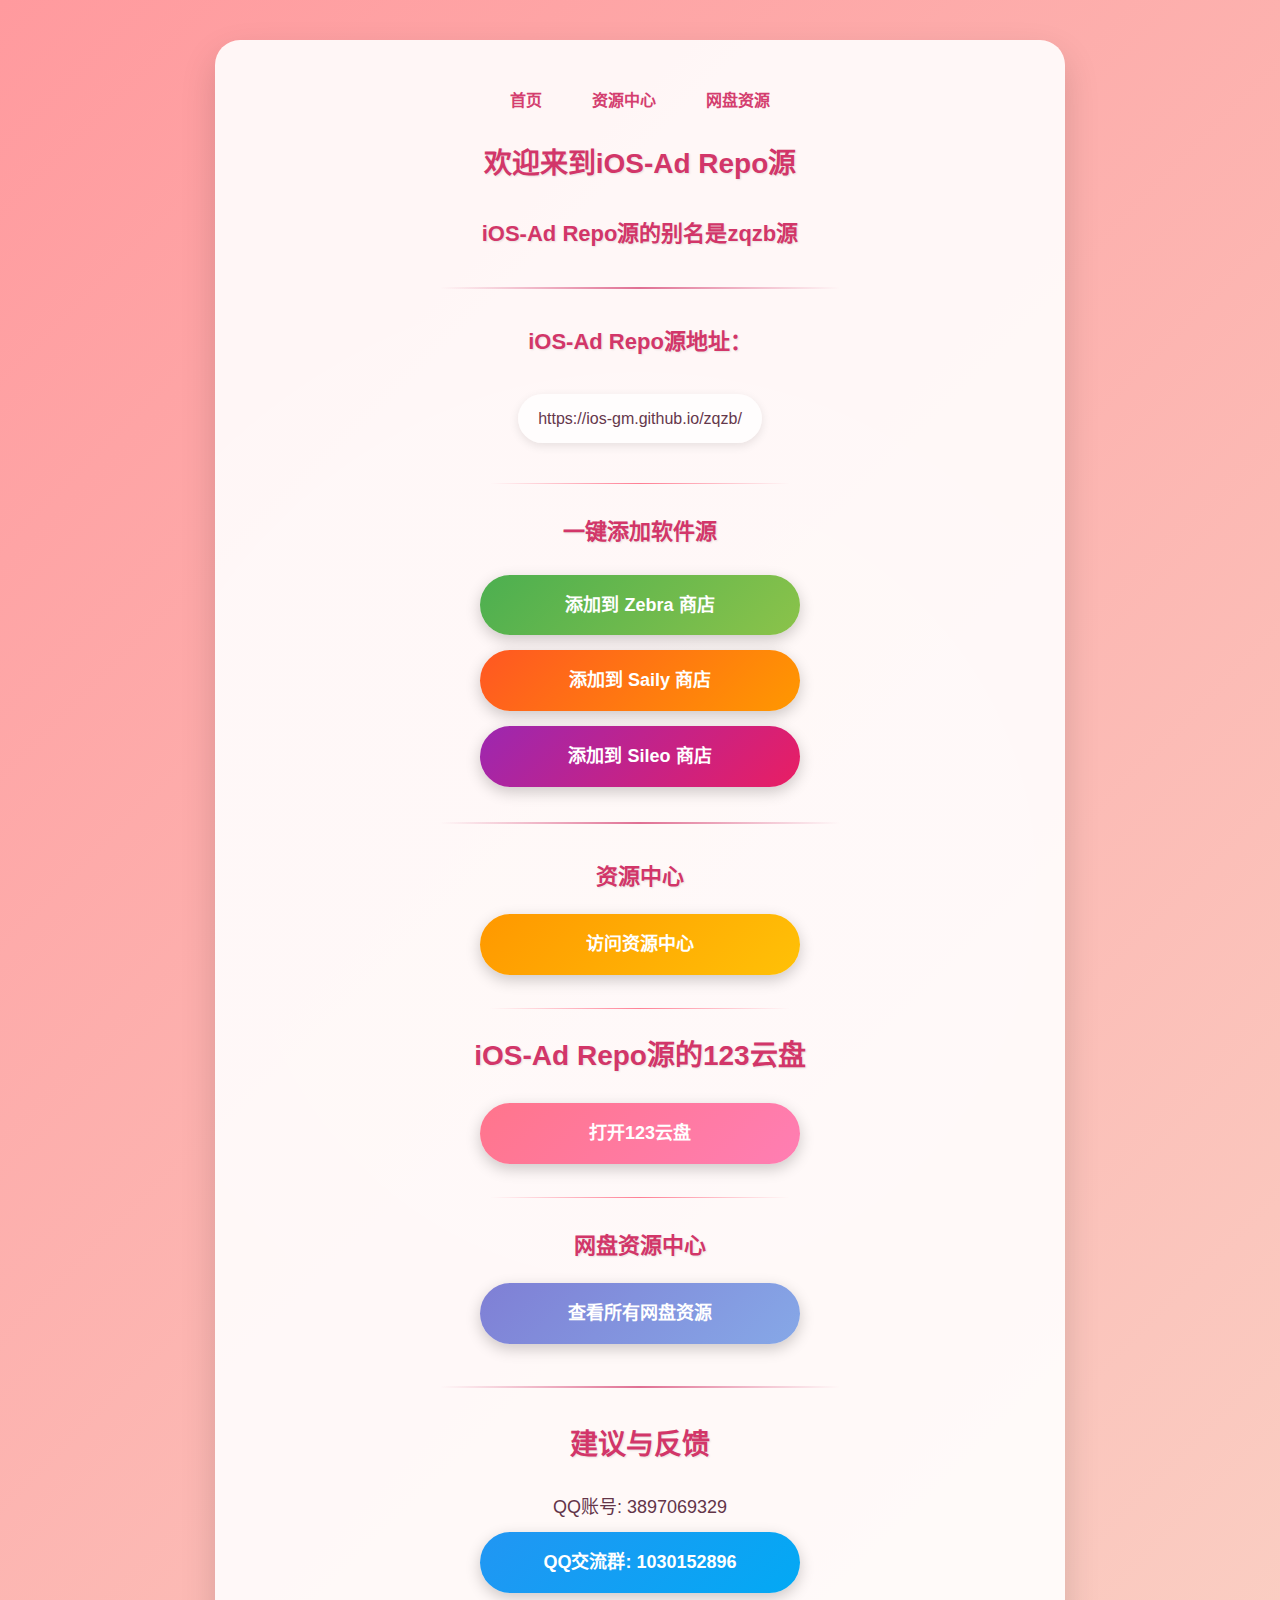
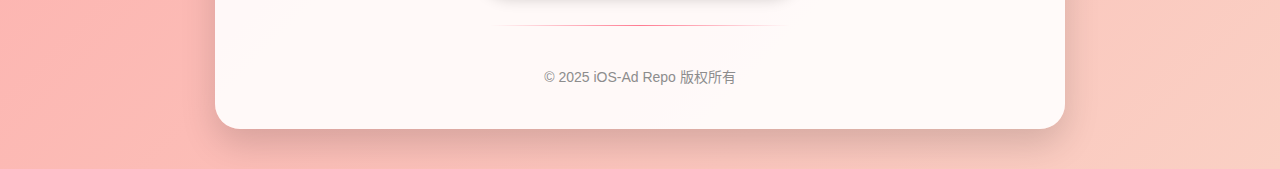
<file: index.html>
<!DOCTYPE html>
<html lang="zh-CN">
<head>
    <meta charset="UTF-8">
    <title>iOS-Ad Repo源</title>
    <meta name="viewport" content="width=device-width, initial-scale=1.0">
    <meta name="format-detection" content="telephone=no">
    <link rel="stylesheet" href="https://cdnjs.cloudflare.com/ajax/libs/animate.css/4.1.1/animate.min.css">
    <style>
        :root {
            --primary-color: #d23669;
            --secondary-color: #ff758c;
            --gradient-start: #ff9a9e;
            --gradient-end: #fad0c4;
            --zebra-color: #4CAF50;
            --saily-color: #FF5722;
            --sileo-color: #9C27B0;
            --qq-color: #2196F3;
            --cloud-color: #7f7fd5;
            --resource-color: #FF9800;
        }
        
        * {
            box-sizing: border-box;
            margin: 0;
            padding: 0;
        }
        
        body {
            font-family: 'Arial', 'PingFang SC', 'Microsoft YaHei', sans-serif;
            text-align: center;
            margin: 0;
            padding: 0;
            background: linear-gradient(135deg, var(--gradient-start) 0%, var(--gradient-end) 100%);
            min-height: 100vh;
            color: #5a2a3e;
            line-height: 1.6;
        }
        
        .container {
            max-width: 850px;
            margin: 0 auto;
            padding: 40px 30px;
            background-color: rgba(255, 255, 255, 0.9);
            border-radius: 25px;
            box-shadow: 0 15px 35px rgba(0, 0, 0, 0.15);
            margin-top: 40px;
            margin-bottom: 40px;
            position: relative;
            overflow: hidden;
            transition: all 0.5s ease;
            animation: fadeIn 0.8s ease-out;
        }
        
        .container::before {
            content: "";
            position: absolute;
            top: -50%;
            left: -50%;
            width: 200%;
            height: 200%;
            background: radial-gradient(circle, rgba(255,255,255,0.1) 0%, rgba(255,255,255,0) 70%);
            transform: rotate(30deg);
            z-index: 0;
        }
        
        h1, h2, h3 {
            color: var(--primary-color);
            margin: 20px 0;
            text-shadow: 1px 1px 2px rgba(0,0,0,0.1);
            position: relative;
            z-index: 1;
        }
        
        h1 {
            font-size: 28px;
            margin-bottom: 25px;
        }
        
        h2 {
            font-size: 22px;
            margin: 30px 0 20px;
        }
        
        h3 {
            font-size: 18px;
            color: #7a4a5a;
        }
        
        .divider {
            height: 2px;
            background: linear-gradient(to right, transparent, var(--primary-color), transparent);
            margin: 35px auto;
            width: 80%;
            max-width: 400px;
            opacity: 0.7;
        }
        
        .divider-thin {
            height: 1px;
            background: linear-gradient(to right, transparent, var(--secondary-color), transparent);
            margin: 25px auto;
            width: 70%;
            max-width: 300px;
        }
        
        .btn-group {
            display: flex;
            flex-direction: column;
            align-items: center;
            gap: 15px;
            margin: 25px 0;
        }
        
        .btn {
            display: inline-block;
            padding: 16px 35px;
            color: white;
            text-decoration: none;
            border-radius: 50px;
            font-size: 18px;
            font-weight: bold;
            width: 100%;
            max-width: 320px;
            box-shadow: 0 5px 15px rgba(0, 0, 0, 0.2);
            transition: all 0.3s cubic-bezier(0.25, 0.8, 0.25, 1);
            border: none;
            cursor: pointer;
            position: relative;
            overflow: hidden;
            z-index: 1;
            animation: fadeInUp 0.6s ease-out;
        }
        
        .btn::after {
            content: '';
            position: absolute;
            top: 0;
            left: 0;
            width: 100%;
            height: 100%;
            background: rgba(255, 255, 255, 0.1);
            z-index: -1;
            transition: opacity 0.3s ease;
            opacity: 0;
        }
        
        .btn:hover {
            transform: translateY(-3px);
            box-shadow: 0 8px 25px rgba(0, 0, 0, 0.3);
        }
        
        .btn:hover::after {
            opacity: 1;
        }
        
        .btn:active {
            transform: translateY(1px);
        }
        
        .zebra-btn {
            background: linear-gradient(135deg, var(--zebra-color), #8BC34A);
        }
        
        .saily-btn {
            background: linear-gradient(135deg, var(--saily-color), #FF9800);
        }
        
        .sileo-btn {
            background: linear-gradient(135deg, var(--sileo-color), #E91E63);
        }
        
        .qq-group-btn {
            background: linear-gradient(135deg, var(--qq-color), #03A9F4);
        }
        
        .cloud-disk-btn {
            background: linear-gradient(135deg, var(--secondary-color), #ff7eb3);
        }
        
        .cloud-btn {
            background: linear-gradient(135deg, var(--cloud-color), #86a8e7);
        }
        
        .resource-btn {
            background: linear-gradient(135deg, var(--resource-color), #FFC107);
        }
        
        .repo-url {
            background-color: rgba(255, 255, 255, 0.7);
            padding: 12px 20px;
            border-radius: 50px;
            display: inline-block;
            margin: 15px 0;
            font-size: 16px;
            box-shadow: 0 3px 10px rgba(0, 0, 0, 0.1);
            animation: fadeIn 0.8s ease-out;
            word-break: break-all;
        }
        
        .qq-number {
            color: #5a2a3e;
            font-size: 18px;
            text-decoration: none;
            margin: 10px 0;
            display: block;
            font-weight: 500;
        }
        
        .copyright {
            margin-top: 40px;
            font-size: 14px;
            color: #888;
            animation: fadeIn 1s ease-out;
        }
        
        .nav-links {
            display: flex;
            justify-content: center;
            gap: 20px;
            margin-bottom: 20px;
        }
        
        .nav-link {
            color: var(--primary-color);
            text-decoration: none;
            font-weight: bold;
            padding: 8px 15px;
            border-radius: 20px;
            transition: all 0.3s ease;
        }
        
        .nav-link:hover {
            background-color: rgba(210, 54, 105, 0.1);
        }
        
        .animate-delay-1 {
            animation-delay: 0.2s;
        }
        
        .animate-delay-2 {
            animation-delay: 0.4s;
        }
        
        .animate-delay-3 {
            animation-delay: 0.6s;
        }
        
        @keyframes fadeIn {
            from { opacity: 0; }
            to { opacity: 1; }
        }
        
        @keyframes fadeInUp {
            from { 
                opacity: 0;
                transform: translateY(20px);
            }
            to { 
                opacity: 1;
                transform: translateY(0);
            }
        }
        
        @media (max-width: 768px) {
            .container {
                margin: 20px 15px;
                padding: 30px 20px;
                border-radius: 20px;
            }
            
            h1 {
                font-size: 24px;
            }
            
            h2 {
                font-size: 20px;
            }
            
            .btn {
                padding: 14px 25px;
                font-size: 16px;
            }
            
            .repo-url {
                font-size: 14px;
                padding: 10px 15px;
            }
            
            .nav-links {
                flex-wrap: wrap;
                gap: 10px;
            }
        }
        
        @media (max-width: 480px) {
            .container {
                padding: 25px 15px;
            }
            
            h1 {
                font-size: 22px;
            }
            
            h2 {
                font-size: 18px;
            }
            
            .divider {
                margin: 25px auto;
            }
        }
    </style>
</head>
<body>
    <div class="container">
        <!-- 新增导航链接 -->
        <div class="nav-links animate__animated animate__fadeIn">
            <a href="index.html" class="nav-link">首页</a>
            <a href="resources.html" class="nav-link">资源中心</a>
            <a href="cloud.html" class="nav-link">网盘资源</a>
        </div>
        
        <h1 class="animate__animated animate__fadeIn">欢迎来到iOS-Ad Repo源</h1>
        <h2 class="animate__animated animate__fadeIn animate-delay-1">iOS-Ad Repo源的别名是zqzb源</h2>
        
        <div class="divider"></div>
        
        <h2 class="animate__animated animate__fadeIn animate-delay-1">iOS-Ad Repo源地址：</h2>
        <div class="repo-url animate__animated animate__fadeIn animate-delay-2">https://ios-gm.github.io/zqzb/</div>
        
        <div class="divider-thin"></div>
        
        <h2 class="animate__animated animate__fadeIn animate-delay-1">一键添加软件源</h2>
        <div class="btn-group">
            <a href="zbra://sources/add/https://ios-gm.github.io/zqzb/" class="btn zebra-btn animate__animated animate__fadeInUp animate-delay-2">
                添加到 Zebra 商店
            </a>
            <a href="saily://source/add/https://ios-gm.github.io/zqzb/" class="btn saily-btn animate__animated animate__fadeInUp animate-delay-3">
                添加到 Saily 商店
            </a>
            <a href="sileo://source/https://ios-gm.github.io/zqzb/" class="btn sileo-btn animate__animated animate__fadeInUp animate-delay-4">
                添加到 Sileo 商店
            </a>
        </div>
        
        <div class="divider"></div>
        
        <!-- 新增资源中心入口 -->
        <h2 class="animate__animated animate__fadeIn animate-delay-1">资源中心</h2>
        <a href="resources.html" class="btn resource-btn animate__animated animate__fadeInUp animate-delay-2">
            访问资源中心
        </a>
        
        <div class="divider-thin"></div>
        
        <h1 class="animate__animated animate__fadeIn animate-delay-1">iOS-Ad Repo源的123云盘</h1>
        <a href="https://www.123865.com/s/sg3zjv-5Dbcv" 
           class="btn cloud-disk-btn animate__animated animate__fadeInUp animate-delay-2"
           target="_blank">
            打开123云盘
        </a>
        
        <div class="divider-thin"></div>
        
        <h2 class="animate__animated animate__fadeIn animate-delay-1">网盘资源中心</h2>
        <a href="cloud.html" class="btn cloud-btn animate__animated animate__fadeInUp animate-delay-2">
            查看所有网盘资源
        </a>
        
        <div class="divider"></div>
        
        <h1 class="animate__animated animate__fadeIn animate-delay-1">建议与反馈</h1>
        <span class="qq-number animate__animated animate__fadeIn animate-delay-2">QQ账号: 3897069329</span>
        <a href="https://qm.qq.com/q/uvx4QijcEo" class="btn qq-group-btn animate__animated animate__fadeInUp animate-delay-3" target="_blank">
            QQ交流群: 1030152896
        </a>
        
        <div class="divider-thin"></div>
        
        <p class="copyright">© 2025 iOS-Ad Repo 版权所有</p>
    </div>

    <script>
        // 添加点击事件处理，如果直接打开失败则提示用户手动添加
        document.addEventListener('DOMContentLoaded', function() {
            const buttons = [
                { selector: '.zebra-btn', name: 'Zebra' },
                { selector: '.saily-btn', name: 'Saily' },
                { selector: '.sileo-btn', name: 'Sileo' }
            ];
            
            buttons.forEach(btn => {
                document.querySelector(btn.selector).addEventListener('click', function(e) {
                    setTimeout(function() {
                        if(!window.hasOpened) {
                            alert(`如果${btn.name}商店没有自动打开，请手动添加以下源地址:\n\nhttps://ios-gm.github.io/zqzb/`);
                        }
                    }, 800);
                    window.hasOpened = true;
                });
            });
            
            // 添加按钮点击动画
            document.querySelectorAll('.btn').forEach(btn => {
                btn.addEventListener('click', function() {
                    this.style.transform = 'scale(0.95)';
                    setTimeout(() => {
                        this.style.transform = '';
                    }, 200);
                });
            });
        });
        
        // 页面加载动画
        window.addEventListener('load', function() {
            document.body.classList.add('loaded');
        });
    </script>
</body>
</html>
</file>
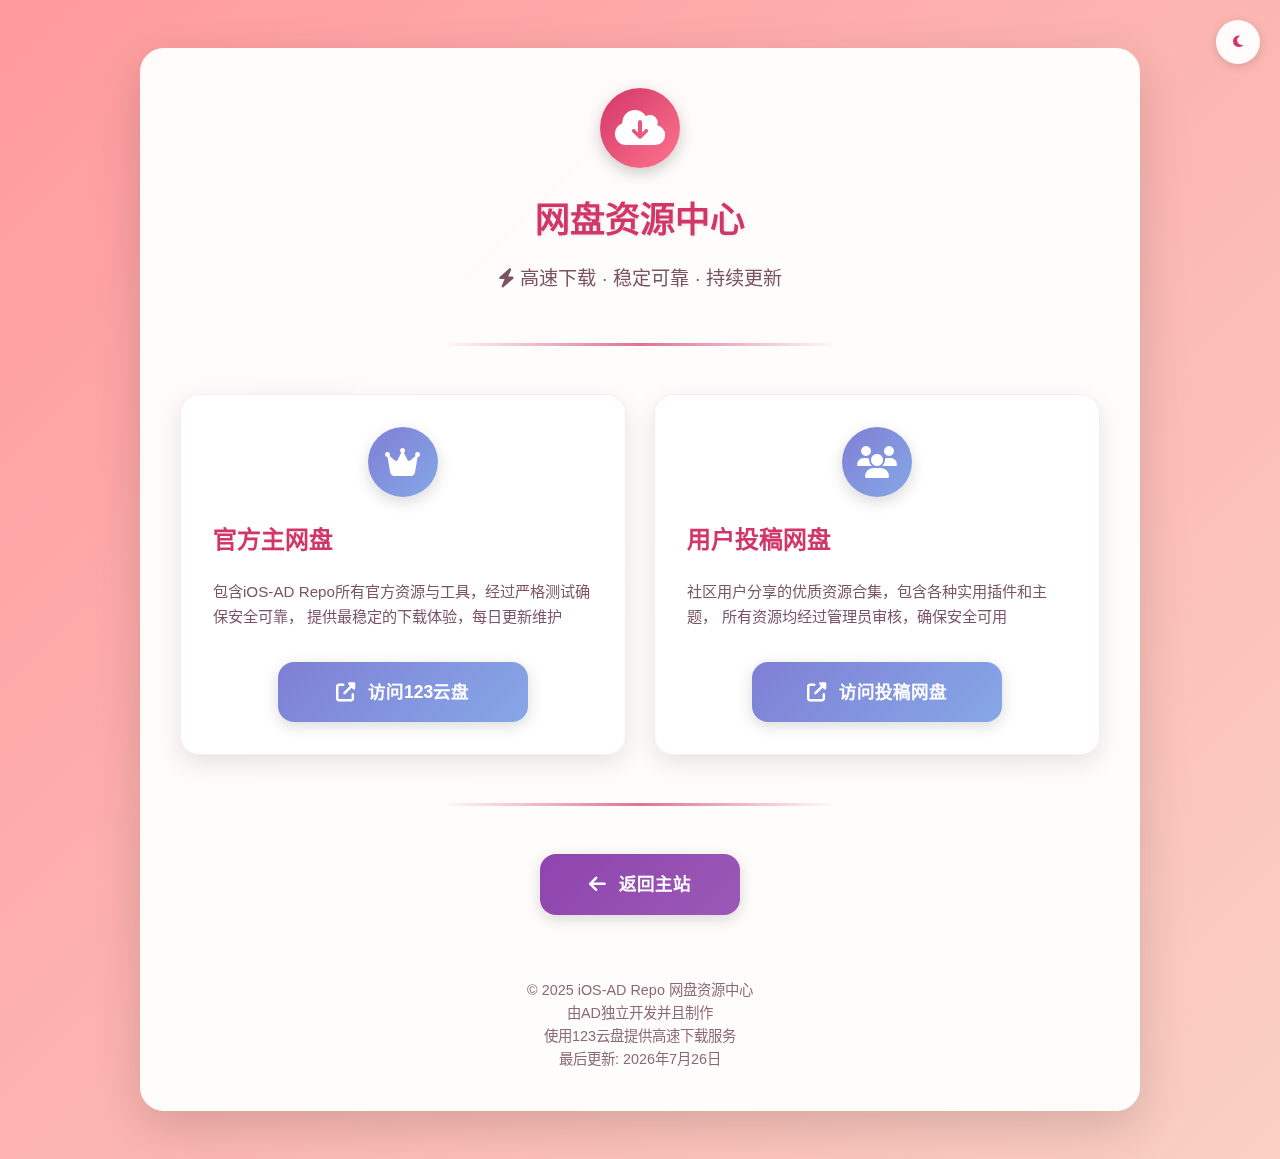
<file: cloud.html>
<!DOCTYPE html>
<html lang="zh-CN" data-theme="light">
<head>
    <meta charset="UTF-8">
    <meta name="viewport" content="width=device-width, initial-scale=1.0, maximum-scale=1.0, user-scalable=no">
    <title>网盘资源 | iOS-AD Repo - 高速下载中心</title>
    <meta name="description" content="iOS越狱资源高速下载中心，提供官方和用户投稿的网盘资源一站式服务">
    <meta name="keywords" content="iOS越狱资源,网盘下载,123云盘,越狱插件下载,高速下载">
    <link rel="stylesheet" href="https://cdnjs.cloudflare.com/ajax/libs/animate.css/4.1.1/animate.min.css">
    <link rel="stylesheet" href="https://cdnjs.cloudflare.com/ajax/libs/font-awesome/6.4.0/css/all.min.css">
    <style>
        :root {
            /* 浅色模式颜色 */
            --primary: #d23669;
            --secondary: #ff758c;
            --accent: #7f7fd5;
            --text: #5a2a3e;
            --bg: #fff9fb;
            --card-bg: rgba(255, 255, 255, 0.95);
            --success: #4CAF50;
            --warning: #FF9800;
            --danger: #E91E63;
            --info: #2196F3;
            --gradient: linear-gradient(135deg, #ff9a9e 0%, #fad0c4 100%);
        }

        /* 暗色模式颜色 */
        [data-theme="dark"] {
            --primary: #ff6b9e;
            --secondary: #ff8da1;
            --accent: #9d9dff;
            --text: #f8f9fa;
            --bg: #1a1a1a;
            --card-bg: rgba(40, 40, 40, 0.95);
            --success: #66BB6A;
            --warning: #FFA726;
            --danger: #F48FB1;
            --info: #81D4FA;
            --gradient: linear-gradient(135deg, #434343 0%, #000000 100%);
        }

        * {
            box-sizing: border-box;
            margin: 0;
            padding: 0;
            transition: background-color 0.3s ease, color 0.3s ease;
        }

        body {
            font-family: 'PingFang SC', 'Microsoft YaHei', -apple-system, sans-serif;
            background: var(--gradient);
            color: var(--text);
            line-height: 1.6;
            min-height: 100vh;
            overflow-x: hidden;
            padding: 1rem;
        }

        .container {
            max-width: 1000px;
            margin: 2rem auto;
            padding: 2.5rem;
            background: var(--card-bg);
            border-radius: 1.5rem;
            box-shadow: 0 1rem 3rem rgba(0, 0, 0, 0.15);
            position: relative;
            overflow: hidden;
            backdrop-filter: blur(10px);
            animation: fadeIn 0.8s ease-out;
        }

        .container::before {
            content: "";
            position: absolute;
            top: -50%;
            left: -50%;
            width: 200%;
            height: 200%;
            background: radial-gradient(circle, rgba(255,255,255,0.2) 0%, rgba(255,255,255,0) 70%);
            transform: rotate(30deg);
            z-index: -1;
        }

        [data-theme="dark"] .container::before {
            background: radial-gradient(circle, rgba(255,255,255,0.05) 0%, rgba(255,255,255,0) 70%);
        }

        header {
            text-align: center;
            margin-bottom: 3rem;
            position: relative;
        }

        .logo {
            width: 80px;
            height: 80px;
            margin: 0 auto 1.5rem;
            background: linear-gradient(135deg, var(--primary), var(--secondary));
            border-radius: 50%;
            display: flex;
            align-items: center;
            justify-content: center;
            box-shadow: 0 5px 15px rgba(0,0,0,0.2);
            transition: all 0.3s ease;
        }

        .logo:hover {
            transform: rotate(15deg) scale(1.1);
        }

        .logo i {
            font-size: 2.5rem;
            color: white;
        }

        h1, h2, h3 {
            color: var(--primary);
            margin: 1.5rem 0;
            font-weight: 700;
            position: relative;
        }

        h1 {
            font-size: 2.2rem;
            margin-bottom: 1rem;
            text-shadow: 1px 1px 3px rgba(0,0,0,0.1);
        }

        .subtitle {
            font-size: 1.2rem;
            color: var(--text);
            opacity: 0.8;
            margin-bottom: 2rem;
        }

        .divider {
            height: 3px;
            background: linear-gradient(to right, transparent, var(--primary), transparent);
            margin: 2.5rem auto;
            width: 80%;
            max-width: 400px;
            border-radius: 3px;
            opacity: 0.7;
        }

        .storage-grid {
            display: grid;
            grid-template-columns: repeat(auto-fit, minmax(350px, 1fr));
            gap: 1.8rem;
            margin: 3rem 0;
        }

        .storage-card {
            background: var(--card-bg);
            padding: 2rem;
            border-radius: 1.2rem;
            box-shadow: 0 8px 25px rgba(0, 0, 0, 0.1);
            transition: all 0.4s cubic-bezier(0.25, 0.8, 0.25, 1);
            position: relative;
            overflow: hidden;
            border: 1px solid rgba(210, 54, 105, 0.1);
        }

        .storage-card::before {
            content: '';
            position: absolute;
            top: 0;
            left: 0;
            width: 100%;
            height: 100%;
            background: linear-gradient(135deg, rgba(127, 127, 213, 0.05), transparent);
            z-index: -1;
            opacity: 0;
            transition: opacity 0.3s ease;
        }

        .storage-card:hover {
            transform: translateY(-8px);
            box-shadow: 0 12px 35px rgba(0, 0, 0, 0.2);
        }

        .storage-card:hover::before {
            opacity: 1;
        }

        .storage-icon {
            width: 70px;
            height: 70px;
            margin: 0 auto 1.5rem;
            background: linear-gradient(135deg, var(--accent), #86a8e7);
            border-radius: 50%;
            display: flex;
            align-items: center;
            justify-content: center;
            color: white;
            font-size: 2rem;
            box-shadow: 0 5px 15px rgba(0,0,0,0.15);
        }

        .storage-title {
            font-size: 1.5rem;
            color: var(--primary);
            margin-bottom: 1.2rem;
            font-weight: 600;
        }

        .storage-desc {
            color: var(--text);
            opacity: 0.8;
            margin-bottom: 2rem;
            font-size: 0.95rem;
            line-height: 1.7;
        }

        .btn {
            display: flex;
            align-items: center;
            justify-content: center;
            gap: 0.8rem;
            padding: 1rem 1.8rem;
            color: white;
            text-decoration: none;
            border-radius: 1rem;
            font-size: 1.1rem;
            font-weight: 600;
            box-shadow: 0 4px 15px rgba(0, 0, 0, 0.15);
            transition: all 0.3s cubic-bezier(0.25, 0.8, 0.25, 1);
            position: relative;
            overflow: hidden;
            z-index: 1;
            border: none;
            cursor: pointer;
            width: 100%;
            max-width: 250px;
            margin: 0 auto;
        }

        .btn::before {
            content: '';
            position: absolute;
            top: 0;
            left: 0;
            width: 100%;
            height: 100%;
            background: linear-gradient(rgba(255,255,255,0.2), rgba(255,255,255,0));
            z-index: -1;
            transition: opacity 0.3s ease;
            opacity: 0;
        }

        .btn:hover {
            transform: translateY(-3px);
            box-shadow: 0 8px 25px rgba(0, 0, 0, 0.2);
        }

        .btn:hover::before {
            opacity: 1;
        }

        .btn:active {
            transform: translateY(1px);
        }

        .btn i {
            font-size: 1.2rem;
        }

        .btn-primary {
            background: linear-gradient(135deg, var(--accent), #86a8e7);
        }

        .btn-secondary {
            background: linear-gradient(135deg, #8e44ad, #9b59b6);
            margin-top: 3rem;
            max-width: 200px;
        }

        .footer {
            margin-top: 4rem;
            text-align: center;
            font-size: 0.9rem;
            color: var(--text);
            opacity: 0.7;
        }

        .footer a {
            color: var(--primary);
            text-decoration: none;
            font-weight: 600;
        }

        .footer a:hover {
            text-decoration: underline;
        }

        /* 主题切换按钮 */
        .theme-toggle {
            position: fixed;
            top: 20px;
            right: 20px;
            width: 44px;
            height: 44px;
            border-radius: 50%;
            background: var(--card-bg);
            display: flex;
            align-items: center;
            justify-content: center;
            cursor: pointer;
            box-shadow: 0 2px 10px rgba(0,0,0,0.15);
            z-index: 100;
            border: none;
            color: var(--primary);
            transition: all 0.3s ease;
        }

        .theme-toggle:hover {
            transform: scale(1.1) rotate(30deg);
            box-shadow: 0 3px 15px rgba(0,0,0,0.2);
        }

        /* 动画效果 */
        .animate-delay-1 { animation-delay: 0.2s; }
        .animate-delay-2 { animation-delay: 0.4s; }
        .animate-delay-3 { animation-delay: 0.6s; }

        @keyframes fadeIn {
            from { opacity: 0; transform: translateY(20px); }
            to { opacity: 1; transform: translateY(0); }
        }

        @keyframes pulse {
            0% { transform: scale(1); }
            50% { transform: scale(1.05); }
            100% { transform: scale(1); }
        }

        @keyframes bounce {
            0%, 100% { transform: translateY(0); }
            50% { transform: translateY(-10px); }
        }

        /* 响应式设计 */
        @media (max-width: 768px) {
            .container {
                margin: 1rem;
                padding: 2rem;
                border-radius: 1.2rem;
            }
            
            h1 { font-size: 1.8rem; }
            
            .storage-grid {
                grid-template-columns: 1fr;
                gap: 1.5rem;
            }
            
            .storage-card {
                padding: 1.8rem;
            }
            
            .storage-icon {
                width: 60px;
                height: 60px;
                font-size: 1.8rem;
            }
        }

        @media (max-width: 480px) {
            .container {
                padding: 1.5rem;
            }
            
            h1 { font-size: 1.6rem; }
            
            .subtitle {
                font-size: 1rem;
            }
            
            .storage-title {
                font-size: 1.3rem;
            }
            
            .storage-desc {
                font-size: 0.9rem;
            }
            
            .btn {
                padding: 0.9rem 1.5rem;
                font-size: 1rem;
            }
            
            .theme-toggle {
                width: 36px;
                height: 36px;
                top: 15px;
                right: 15px;
            }
        }
    </style>
</head>
<body>
    <button class="theme-toggle" id="themeToggle" aria-label="切换主题">
        <i class="fas fa-moon"></i>
    </button>
    
    <div class="container">
        <header>
            <div class="logo animate__animated animate__bounceIn">
                <i class="fas fa-cloud-download-alt"></i>
            </div>
            <h1 class="animate__animated animate__fadeIn">网盘资源中心</h1>
            <p class="subtitle animate__animated animate__fadeIn animate-delay-1">
                <i class="fas fa-bolt"></i> 高速下载 · 稳定可靠 · 持续更新
            </p>
        </header>
        
        <div class="divider"></div>
        
        <div class="storage-grid">
            <!-- 官方主网盘 -->
            <div class="storage-card animate__animated animate__fadeInUp animate-delay-1">
                <div class="storage-icon">
                    <i class="fas fa-crown"></i>
                </div>
                <h3 class="storage-title">官方主网盘</h3>
                <p class="storage-desc">
                    包含iOS-AD Repo所有官方资源与工具，经过严格测试确保安全可靠，
                    提供最稳定的下载体验，每日更新维护
                </p>
                <a href="https://www.123pan.com/s/sg3zjv-5Dbcv" 
                   class="btn btn-primary" 
                   target="_blank">
                    <i class="fas fa-external-link-alt"></i> 访问123云盘
                </a>
            </div>
            
            <!-- 用户投稿网盘 -->
            <div class="storage-card animate__animated animate__fadeInUp animate-delay-2">
                <div class="storage-icon">
                    <i class="fas fa-users"></i>
                </div>
                <h3 class="storage-title">用户投稿网盘</h3>
                <p class="storage-desc">
                    社区用户分享的优质资源合集，包含各种实用插件和主题，
                    所有资源均经过管理员审核，确保安全可用
                </p>
                <a href="https://www.123865.com/s/sg3zjv-tUbcv" 
                   class="btn btn-primary" 
                   target="_blank">
                    <i class="fas fa-external-link-alt"></i> 访问投稿网盘
                </a>
            </div>
        </div>
        
        <div class="divider"></div>
        
        <a href="index.html" class="btn btn-secondary animate__animated animate__fadeInUp">
            <i class="fas fa-arrow-left"></i> 返回主站
        </a>
        
        <div class="footer animate__animated animate__fadeIn animate-delay-2">
            <p>© 2025 iOS-AD Repo 网盘资源中心</p>
            <p><a href="https://github.com/ios-gm"></a>由AD独立开发并且制作</p>
            <p>使用123云盘提供高速下载服务</p>
            <p>最后更新: <span id="lastUpdate">2025年8月</span></p>
        </div>
    </div>

    <script>
        // 暗黑模式切换
        const themeToggle = document.getElementById('themeToggle');
        const prefersDark = window.matchMedia('(prefers-color-scheme: dark)');
        
        // 初始化主题
        function initTheme() {
            const savedTheme = localStorage.getItem('theme');
            const systemDark = prefersDark.matches;
            
            if (savedTheme === 'dark' || (savedTheme === null && systemDark)) {
                document.documentElement.setAttribute('data-theme', 'dark');
                themeToggle.innerHTML = '<i class="fas fa-sun"></i>';
            } else {
                document.documentElement.setAttribute('data-theme', 'light');
                themeToggle.innerHTML = '<i class="fas fa-moon"></i>';
            }
        }
        
        // 切换主题
        function toggleTheme() {
            const currentTheme = document.documentElement.getAttribute('data-theme');
            const newTheme = currentTheme === 'dark' ? 'light' : 'dark';
            
            document.documentElement.setAttribute('data-theme', newTheme);
            localStorage.setItem('theme', newTheme);
            
            themeToggle.innerHTML = newTheme === 'dark' ? '<i class="fas fa-sun"></i>' : '<i class="fas fa-moon"></i>';
            themeToggle.style.transform = 'rotate(360deg)';
            
            setTimeout(() => {
                themeToggle.style.transform = '';
            }, 500);
        }
        
        // 监听系统主题变化
        prefersDark.addListener(e => {
            if (localStorage.getItem('theme') === null) {
                document.documentElement.setAttribute('data-theme', e.matches ? 'dark' : 'light');
                themeToggle.innerHTML = e.matches ? '<i class="fas fa-sun"></i>' : '<i class="fas fa-moon"></i>';
            }
        });
        
        themeToggle.addEventListener('click', toggleTheme);
        
        // 按钮点击动画
        document.addEventListener('DOMContentLoaded', function() {
            document.querySelectorAll('.btn').forEach(btn => {
                btn.addEventListener('mousedown', function() {
                    this.style.transform = 'scale(0.95)';
                });
                
                btn.addEventListener('mouseup', function() {
                    this.style.transform = '';
                });
                
                btn.addEventListener('mouseleave', function() {
                    this.style.transform = '';
                });
            });
        });
        
        // 设置最后更新时间
        document.getElementById('lastUpdate').textContent = new Date().toLocaleDateString('zh-CN', {
            year: 'numeric',
            month: 'long',
            day: 'numeric'
        });
        
        // 页面加载动画
        window.addEventListener('load', function() {
            document.body.style.opacity = 1;
            
            // 添加一些装饰性动画
            setTimeout(() => {
                const logo = document.querySelector('.logo');
                if (logo) {
                    logo.style.animation = 'bounce 2s infinite';
                }
            }, 1000);
        });
        
        // 初始化主题
        initTheme();
    </script>
</body>
</html>
</file>
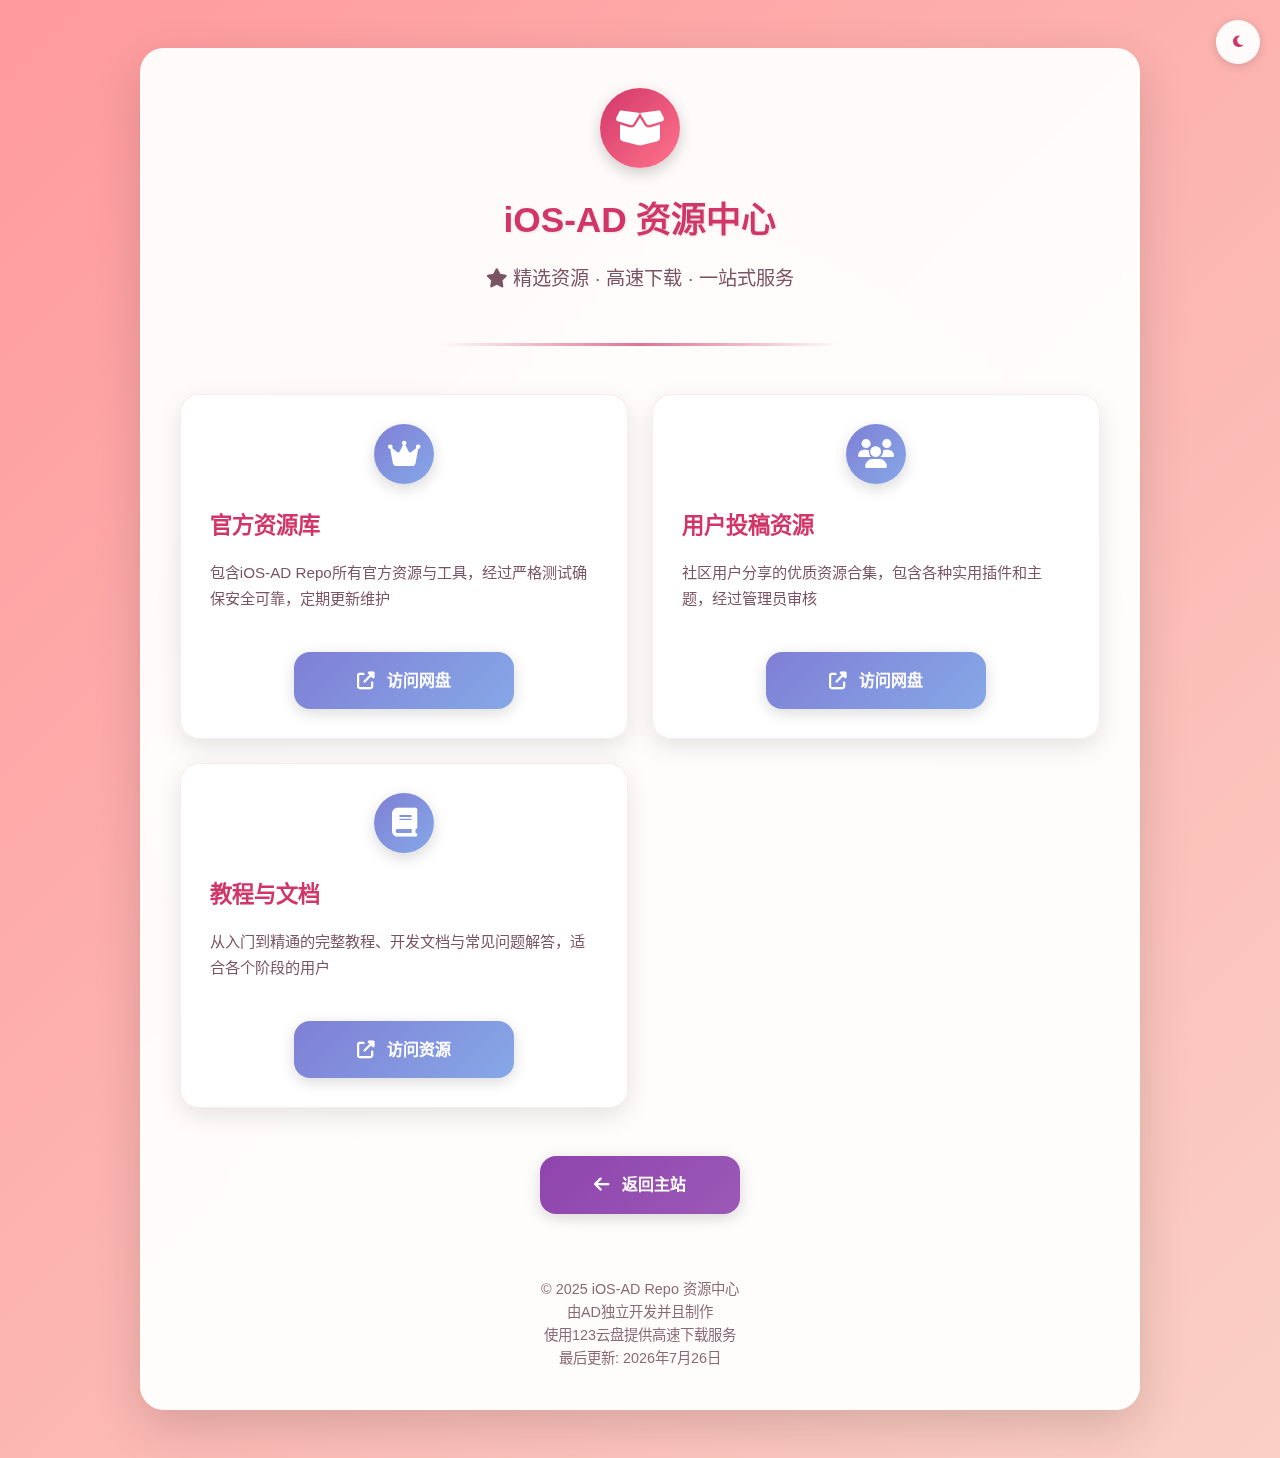
<file: resources.html>
<!DOCTYPE html>
<html lang="zh-CN" data-theme="light">
<head>
    <meta charset="UTF-8">
    <meta name="viewport" content="width=device-width, initial-scale=1.0, maximum-scale=1.0, user-scalable=no">
    <title>资源中心 | iOS-AD Repo - 越狱资源一站式平台</title>
    <meta name="description" content="iOS越狱资源下载中心，提供官方资源、用户投稿和教程文档等一站式资源服务">
    <meta name="keywords" content="iOS越狱资源,越狱插件下载,Cydia源,Zebra源,越狱工具,教程文档">
    <link rel="stylesheet" href="https://cdnjs.cloudflare.com/ajax/libs/animate.css/4.1.1/animate.min.css">
    <link rel="stylesheet" href="https://cdnjs.cloudflare.com/ajax/libs/font-awesome/6.4.0/css/all.min.css">
    <style>
        :root {
            /* 浅色模式颜色 */
            --primary: #d23669;
            --secondary: #ff758c;
            --accent: #7f7fd5;
            --text: #5a2a3e;
            --bg: #fff9fb;
            --card-bg: rgba(255, 255, 255, 0.95);
            --success: #4CAF50;
            --warning: #FF9800;
            --danger: #E91E63;
            --info: #2196F3;
            --gradient: linear-gradient(135deg, #ff9a9e 0%, #fad0c4 100%);
        }

        /* 暗色模式颜色 */
        [data-theme="dark"] {
            --primary: #ff6b9e;
            --secondary: #ff8da1;
            --accent: #9d9dff;
            --text: #f8f9fa;
            --bg: #1a1a1a;
            --card-bg: rgba(40, 40, 40, 0.95);
            --success: #66BB6A;
            --warning: #FFA726;
            --danger: #F48FB1;
            --info: #81D4FA;
            --gradient: linear-gradient(135deg, #434343 0%, #000000 100%);
        }

        * {
            box-sizing: border-box;
            margin: 0;
            padding: 0;
            transition: background-color 0.3s ease, color 0.3s ease;
        }

        body {
            font-family: 'PingFang SC', 'Microsoft YaHei', -apple-system, sans-serif;
            background: var(--gradient);
            color: var(--text);
            line-height: 1.6;
            min-height: 100vh;
            overflow-x: hidden;
            padding: 1rem;
        }

        .container {
            max-width: 1000px;
            margin: 2rem auto;
            padding: 2.5rem;
            background: var(--card-bg);
            border-radius: 1.5rem;
            box-shadow: 0 1rem 3rem rgba(0, 0, 0, 0.15);
            position: relative;
            overflow: hidden;
            backdrop-filter: blur(10px);
            animation: fadeIn 0.8s ease-out;
        }

        .container::before {
            content: "";
            position: absolute;
            top: -50%;
            left: -50%;
            width: 200%;
            height: 200%;
            background: radial-gradient(circle, rgba(255,255,255,0.2) 0%, rgba(255,255,255,0) 70%);
            transform: rotate(30deg);
            z-index: -1;
        }

        [data-theme="dark"] .container::before {
            background: radial-gradient(circle, rgba(255,255,255,0.05) 0%, rgba(255,255,255,0) 70%);
        }

        header {
            text-align: center;
            margin-bottom: 3rem;
            position: relative;
        }

        .logo {
            width: 80px;
            height: 80px;
            margin: 0 auto 1.5rem;
            background: linear-gradient(135deg, var(--primary), var(--secondary));
            border-radius: 50%;
            display: flex;
            align-items: center;
            justify-content: center;
            box-shadow: 0 5px 15px rgba(0,0,0,0.2);
            transition: all 0.3s ease;
        }

        .logo:hover {
            transform: rotate(15deg) scale(1.1);
        }

        .logo i {
            font-size: 2.5rem;
            color: white;
        }

        h1, h2, h3 {
            color: var(--primary);
            margin: 1.5rem 0;
            font-weight: 700;
            position: relative;
        }

        h1 {
            font-size: 2.2rem;
            margin-bottom: 1rem;
            text-shadow: 1px 1px 3px rgba(0,0,0,0.1);
        }

        .subtitle {
            font-size: 1.2rem;
            color: var(--text);
            opacity: 0.8;
            margin-bottom: 2rem;
        }

        .divider {
            height: 3px;
            background: linear-gradient(to right, transparent, var(--primary), transparent);
            margin: 2.5rem auto;
            width: 80%;
            max-width: 400px;
            border-radius: 3px;
            opacity: 0.7;
        }

        .resource-grid {
            display: grid;
            grid-template-columns: repeat(auto-fit, minmax(300px, 1fr));
            gap: 1.5rem;
            margin: 3rem 0;
        }

        .resource-card {
            background: var(--card-bg);
            padding: 1.8rem;
            border-radius: 1.2rem;
            box-shadow: 0 8px 25px rgba(0, 0, 0, 0.1);
            transition: all 0.4s cubic-bezier(0.25, 0.8, 0.25, 1);
            position: relative;
            overflow: hidden;
            border: 1px solid rgba(210, 54, 105, 0.1);
        }

        .resource-card::before {
            content: '';
            position: absolute;
            top: 0;
            left: 0;
            width: 100%;
            height: 100%;
            background: linear-gradient(135deg, rgba(210, 54, 105, 0.05), transparent);
            z-index: -1;
            opacity: 0;
            transition: opacity 0.3s ease;
        }

        .resource-card:hover {
            transform: translateY(-8px);
            box-shadow: 0 12px 35px rgba(0, 0, 0, 0.2);
        }

        .resource-card:hover::before {
            opacity: 1;
        }

        .resource-icon {
            width: 60px;
            height: 60px;
            margin: 0 auto 1.5rem;
            background: linear-gradient(135deg, var(--accent), #86a8e7);
            border-radius: 50%;
            display: flex;
            align-items: center;
            justify-content: center;
            color: white;
            font-size: 1.8rem;
            box-shadow: 0 5px 15px rgba(0,0,0,0.15);
        }

        .resource-title {
            font-size: 1.4rem;
            color: var(--primary);
            margin-bottom: 1rem;
            font-weight: 600;
        }

        .resource-desc {
            color: var(--text);
            opacity: 0.8;
            margin-bottom: 2rem;
            min-height: 60px;
            font-size: 0.95rem;
            line-height: 1.7;
        }

        .btn {
            display: flex;
            align-items: center;
            justify-content: center;
            gap: 0.8rem;
            padding: 1rem 1.5rem;
            color: white;
            text-decoration: none;
            border-radius: 1rem;
            font-size: 1rem;
            font-weight: 600;
            box-shadow: 0 4px 15px rgba(0, 0, 0, 0.15);
            transition: all 0.3s cubic-bezier(0.25, 0.8, 0.25, 1);
            position: relative;
            overflow: hidden;
            z-index: 1;
            border: none;
            cursor: pointer;
            width: 100%;
            max-width: 220px;
            margin: 0 auto;
        }

        .btn::before {
            content: '';
            position: absolute;
            top: 0;
            left: 0;
            width: 100%;
            height: 100%;
            background: linear-gradient(rgba(255,255,255,0.2), rgba(255,255,255,0));
            z-index: -1;
            transition: opacity 0.3s ease;
            opacity: 0;
        }

        .btn:hover {
            transform: translateY(-3px);
            box-shadow: 0 8px 25px rgba(0, 0, 0, 0.2);
        }

        .btn:hover::before {
            opacity: 1;
        }

        .btn:active {
            transform: translateY(1px);
        }

        .btn i {
            font-size: 1.1rem;
        }

        .btn-primary {
            background: linear-gradient(135deg, var(--accent), #86a8e7);
        }

        .btn-secondary {
            background: linear-gradient(135deg, #8e44ad, #9b59b6);
            margin-top: 3rem;
            max-width: 200px;
        }

        .footer {
            margin-top: 4rem;
            text-align: center;
            font-size: 0.9rem;
            color: var(--text);
            opacity: 0.7;
        }

        .footer a {
            color: var(--primary);
            text-decoration: none;
            font-weight: 600;
        }

        .footer a:hover {
            text-decoration: underline;
        }

        /* 主题切换按钮 */
        .theme-toggle {
            position: fixed;
            top: 20px;
            right: 20px;
            width: 44px;
            height: 44px;
            border-radius: 50%;
            background: var(--card-bg);
            display: flex;
            align-items: center;
            justify-content: center;
            cursor: pointer;
            box-shadow: 0 2px 10px rgba(0,0,0,0.15);
            z-index: 100;
            border: none;
            color: var(--primary);
            transition: all 0.3s ease;
        }

        .theme-toggle:hover {
            transform: scale(1.1) rotate(30deg);
            box-shadow: 0 3px 15px rgba(0,0,0,0.2);
        }

        /* 动画效果 */
        .animate-delay-1 { animation-delay: 0.2s; }
        .animate-delay-2 { animation-delay: 0.4s; }
        .animate-delay-3 { animation-delay: 0.6s; }

        @keyframes fadeIn {
            from { opacity: 0; transform: translateY(20px); }
            to { opacity: 1; transform: translateY(0); }
        }

        @keyframes pulse {
            0% { transform: scale(1); }
            50% { transform: scale(1.05); }
            100% { transform: scale(1); }
        }

        @keyframes bounce {
            0%, 100% { transform: translateY(0); }
            50% { transform: translateY(-10px); }
        }

        /* 响应式设计 */
        @media (max-width: 768px) {
            .container {
                margin: 1rem;
                padding: 2rem;
                border-radius: 1.2rem;
            }
            
            h1 { font-size: 1.8rem; }
            
            .resource-grid {
                grid-template-columns: 1fr;
                gap: 1.2rem;
            }
            
            .resource-card {
                padding: 1.5rem;
            }
            
            .resource-icon {
                width: 50px;
                height: 50px;
                font-size: 1.5rem;
            }
        }

        @media (max-width: 480px) {
            .container {
                padding: 1.5rem;
            }
            
            h1 { font-size: 1.6rem; }
            
            .subtitle {
                font-size: 1rem;
            }
            
            .resource-title {
                font-size: 1.2rem;
            }
            
            .resource-desc {
                font-size: 0.9rem;
                min-height: auto;
            }
            
            .btn {
                padding: 0.9rem 1.2rem;
                font-size: 0.95rem;
            }
            
            .theme-toggle {
                width: 36px;
                height: 36px;
                top: 15px;
                right: 15px;
            }
        }
    </style>
</head>
<body>
    <button class="theme-toggle" id="themeToggle" aria-label="切换主题">
        <i class="fas fa-moon"></i>
    </button>
    
    <div class="container">
        <header>
            <div class="logo animate__animated animate__bounceIn">
                <i class="fas fa-box-open"></i>
            </div>
            <h1 class="animate__animated animate__fadeIn">iOS-AD 资源中心</h1>
            <p class="subtitle animate__animated animate__fadeIn animate-delay-1">
                <i class="fas fa-star"></i> 精选资源 · 高速下载 · 一站式服务
            </p>
        </header>
        
        <div class="divider"></div>
        
        <div class="resource-grid">
            <!-- 官方资源库 -->
            <div class="resource-card animate__animated animate__fadeInUp animate-delay-1">
                <div class="resource-icon">
                    <i class="fas fa-crown"></i>
                </div>
                <h3 class="resource-title">官方资源库</h3>
                <p class="resource-desc">
                    包含iOS-AD Repo所有官方资源与工具，经过严格测试确保安全可靠，定期更新维护
                </p>
                <a href="https://www.123pan.com/s/sg3zjv-5Dbcv" 
                   class="btn btn-primary" 
                   target="_blank">
                    <i class="fas fa-external-link-alt"></i> 访问网盘
                </a>
            </div>
            
            <!-- 用户投稿资源 -->
            <div class="resource-card animate__animated animate__fadeInUp animate-delay-2">
                <div class="resource-icon">
                    <i class="fas fa-users"></i>
                </div>
                <h3 class="resource-title">用户投稿资源</h3>
                <p class="resource-desc">
                    社区用户分享的优质资源合集，包含各种实用插件和主题，经过管理员审核
                </p>
                <a href="https://www.123865.com/s/sg3zjv-tUbcv" 
                   class="btn btn-primary" 
                   target="_blank">
                    <i class="fas fa-external-link-alt"></i> 访问网盘
                </a>
            </div>
            
            <!-- 教程资源 -->
            <div class="resource-card animate__animated animate__fadeInUp animate-delay-3">
                <div class="resource-icon">
                    <i class="fas fa-book"></i>
                </div>
                <h3 class="resource-title">教程与文档</h3>
                <p class="resource-desc">
                    从入门到精通的完整教程、开发文档与常见问题解答，适合各个阶段的用户
                </p>
                <a href="https://www.123pan.com/s/sg3zjv-5Dbcv" 
                   class="btn btn-primary" 
                   target="_blank">
                    <i class="fas fa-external-link-alt"></i> 访问资源
                </a>
            </div>
        </div>
        
        <a href="index.html" class="btn btn-secondary animate__animated animate__fadeInUp">
            <i class="fas fa-arrow-left"></i> 返回主站
        </a>
        
        <div class="footer animate__animated animate__fadeIn animate-delay-2">
            <p>© 2025 iOS-AD Repo 资源中心
            <p><a href="https://github.com/ios-gm"></a> 由AD独立开发并且制作</p>
            <p>使用123云盘提供高速下载服务
<p>最后更新: <span id="lastUpdate">2025年8月</span></p>
        </div>
    </div>

    <script>
        // 暗黑模式切换
        const themeToggle = document.getElementById('themeToggle');
        const prefersDark = window.matchMedia('(prefers-color-scheme: dark)');
        
        // 初始化主题
        function initTheme() {
            const savedTheme = localStorage.getItem('theme');
            const systemDark = prefersDark.matches;
            
            if (savedTheme === 'dark' || (savedTheme === null && systemDark)) {
                document.documentElement.setAttribute('data-theme', 'dark');
                themeToggle.innerHTML = '<i class="fas fa-sun"></i>';
            } else {
                document.documentElement.setAttribute('data-theme', 'light');
                themeToggle.innerHTML = '<i class="fas fa-moon"></i>';
            }
        }
        
        // 切换主题
        function toggleTheme() {
            const currentTheme = document.documentElement.getAttribute('data-theme');
            const newTheme = currentTheme === 'dark' ? 'light' : 'dark';
            
            document.documentElement.setAttribute('data-theme', newTheme);
            localStorage.setItem('theme', newTheme);
            
            themeToggle.innerHTML = newTheme === 'dark' ? '<i class="fas fa-sun"></i>' : '<i class="fas fa-moon"></i>';
            themeToggle.style.transform = 'rotate(360deg)';
            
            setTimeout(() => {
                themeToggle.style.transform = '';
            }, 500);
        }
        
        // 监听系统主题变化
        prefersDark.addListener(e => {
            if (localStorage.getItem('theme') === null) {
                document.documentElement.setAttribute('data-theme', e.matches ? 'dark' : 'light');
                themeToggle.innerHTML = e.matches ? '<i class="fas fa-sun"></i>' : '<i class="fas fa-moon"></i>';
            }
        });
        
        themeToggle.addEventListener('click', toggleTheme);
        
        // 按钮点击动画
        document.addEventListener('DOMContentLoaded', function() {
            document.querySelectorAll('.btn').forEach(btn => {
                btn.addEventListener('mousedown', function() {
                    this.style.transform = 'scale(0.95)';
                });
                
                btn.addEventListener('mouseup', function() {
                    this.style.transform = '';
                });
                
                btn.addEventListener('mouseleave', function() {
                    this.style.transform = '';
                });
            });
        });
        
        // 设置最后更新时间
        document.getElementById('lastUpdate').textContent = new Date().toLocaleDateString('zh-CN', {
            year: 'numeric',
            month: 'long',
            day: 'numeric'
        });
        
        // 页面加载动画
        window.addEventListener('load', function() {
            document.body.style.opacity = 1;
            
            // 添加一些装饰性动画
            setTimeout(() => {
                const logo = document.querySelector('.logo');
                if (logo) {
                    logo.style.animation = 'bounce 2s infinite';
                }
            }, 1000);
        });
        
        // 初始化主题
        initTheme();
    </script>
</body>
</html>
</file>
